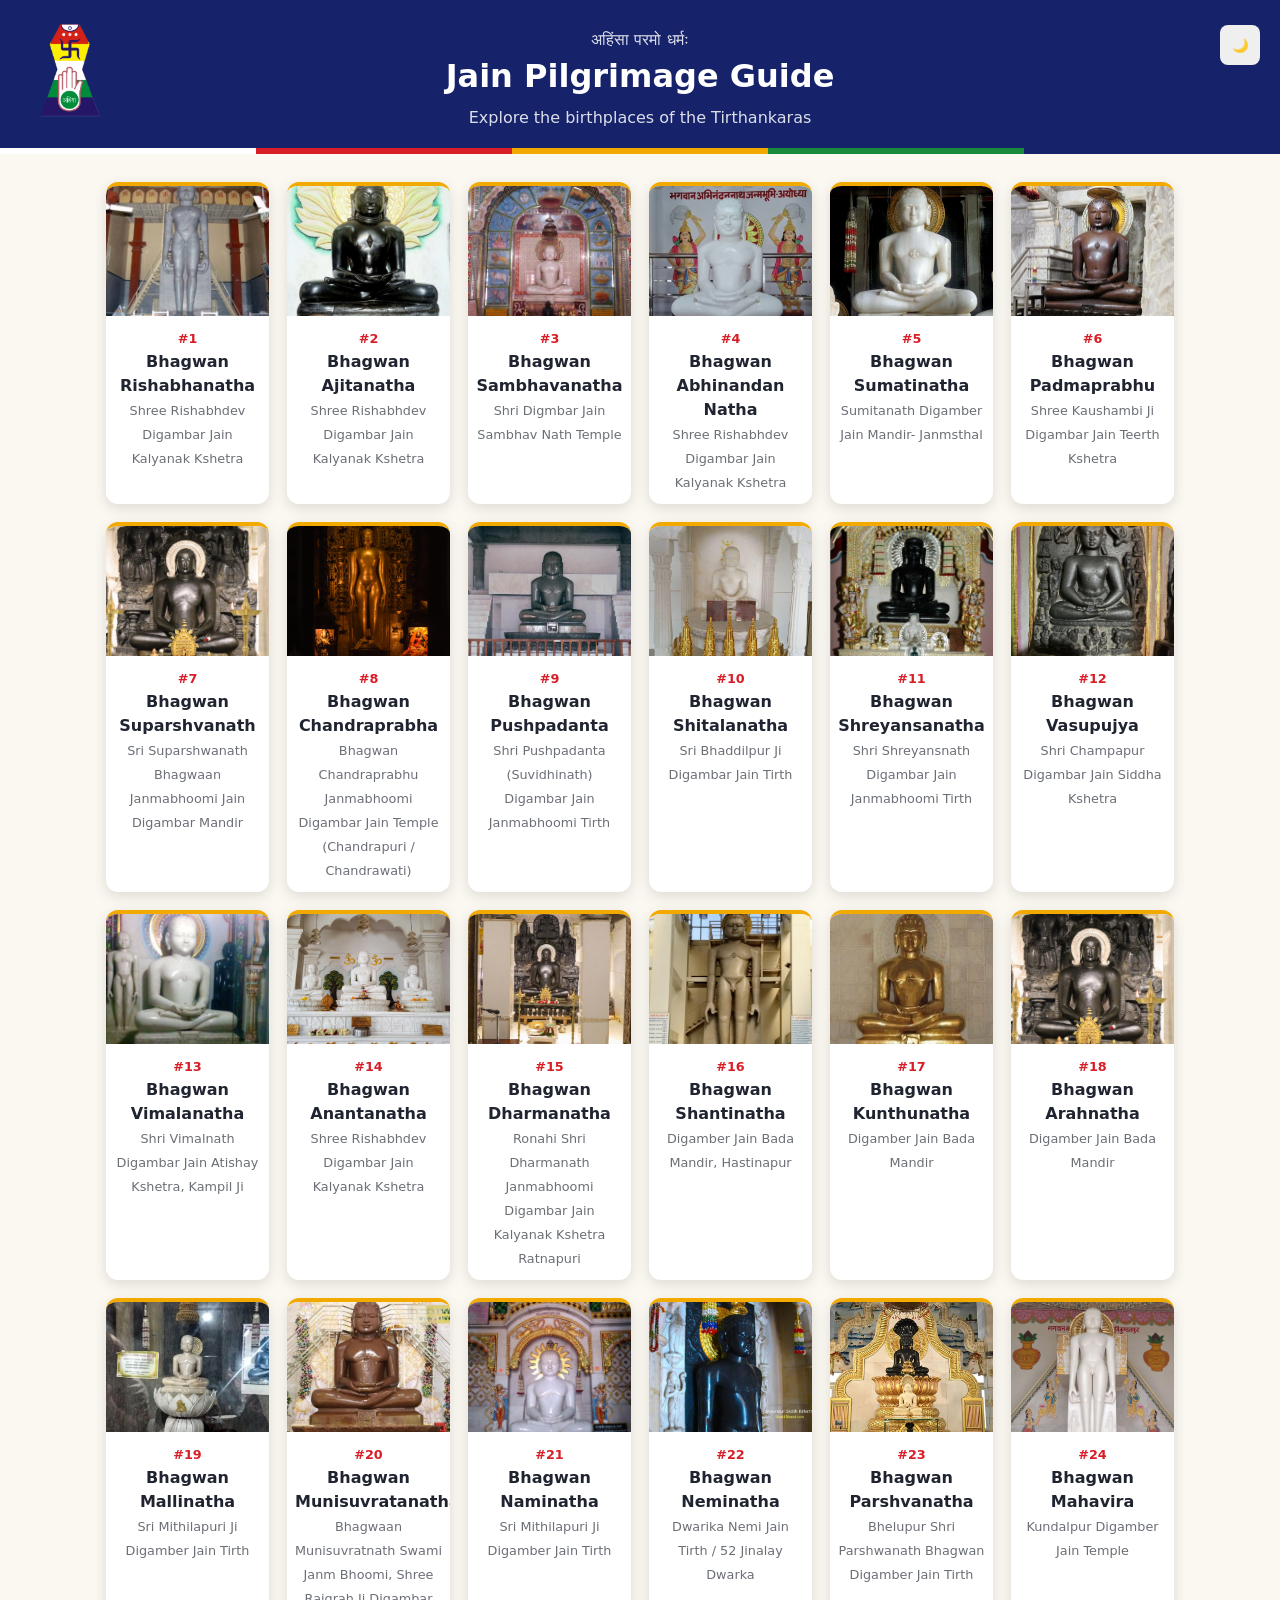
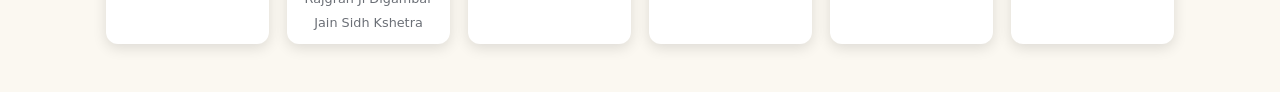
<file: index.html>
<!DOCTYPE html>
<html lang="en">
<head>
  <meta charset="UTF-8" />
  <meta name="viewport" content="width=device-width, initial-scale=1.0" />
  <title>Jain Pilgrimage Guide</title>
  <link rel="stylesheet" href="style.css" />
</head>
<body>
  <header class="site-header">
    <img src="images/jain-symbol.png"
         alt="Jain Symbol"
         class="jain-symbol">
    <button id="theme-toggle">🌙</button>
    <p>अहिंसा परमो धर्मः</p>
    <h1>Jain Pilgrimage Guide</h1>
    <p>Explore the birthplaces of the Tirthankaras</p>
  </header>
  <div class="flag-stripe" aria-hidden="true">
    <span class="s-white"></span><span class="s-red"></span>
    <span class="s-saffron"></span><span class="s-green"></span>
    <span class="s-blue"></span>
  </div>

  <div id="error" class="error-banner" role="alert"></div>

  <main>
    <div id="grid" class="grid" aria-label="List of Tirthankaras"></div>
  </main>

  <!-- Detail modal -->
  <div id="modal" class="modal" role="dialog" aria-modal="true" aria-labelledby="modal-name">
    <div class="modal-box">
      <div class="modal-head">
        <button class="modal-close" id="modal-close" type="button" aria-label="Close">&times;</button>
        <h2 id="modal-name"></h2>
        <div class="alt" id="modal-alt"></div>
      </div>
      <div class="modal-body" id="modal-body"></div>
    </div>
  </div>

  <script src="script.js"></script>
</body>
</html>
</file>
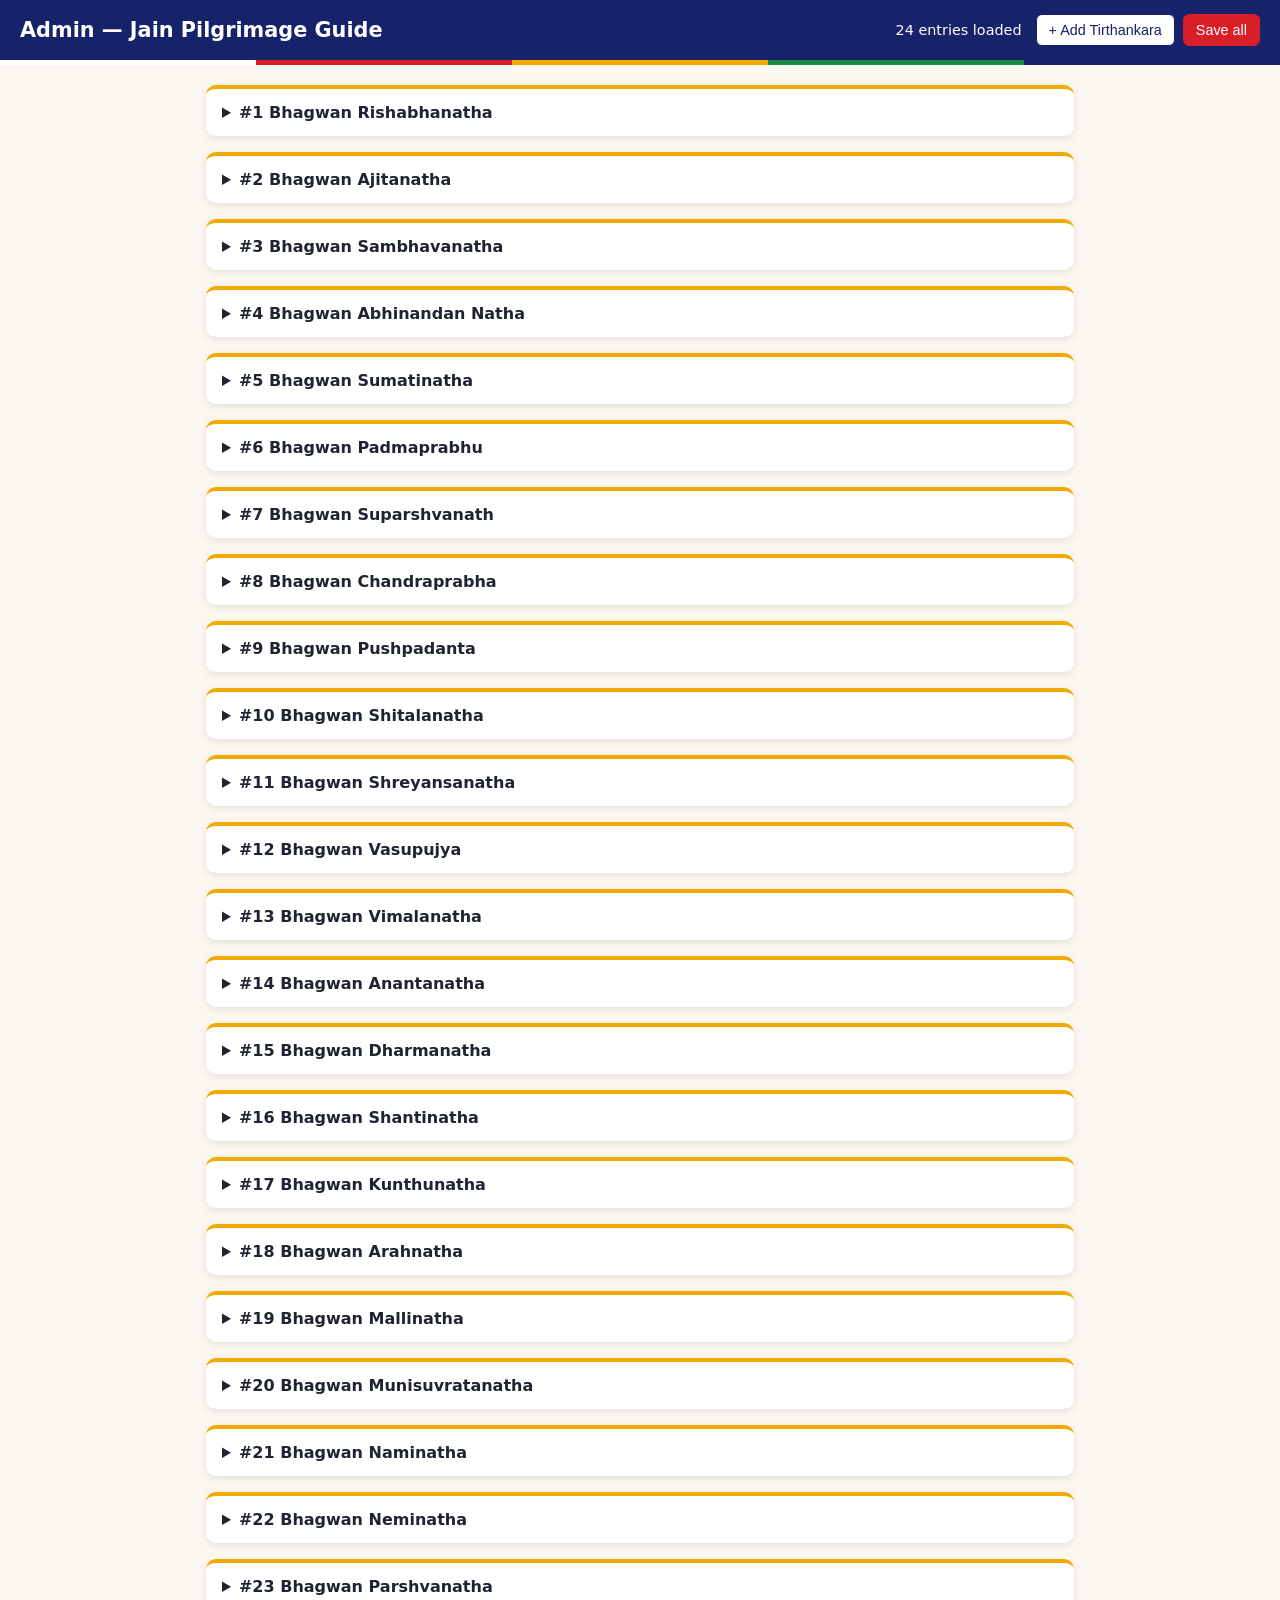
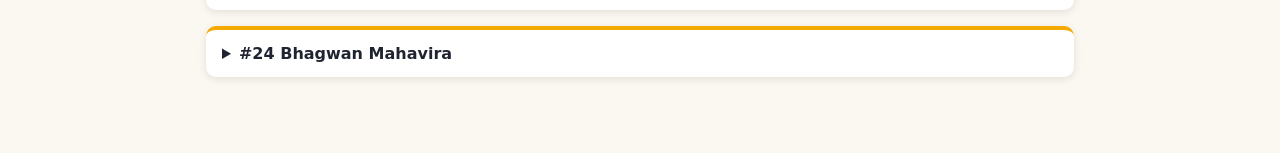
<file: admin/admin.html>
<!DOCTYPE html>
<html lang="en">
<head>
  <meta charset="UTF-8" />
  <meta name="viewport" content="width=device-width, initial-scale=1.0" />
  <title>Admin — Jain Pilgrimage Guide</title>
  <link rel="stylesheet" href="admin.css" />
</head>
<body>
  <header class="admin-header">
    <h1>Admin — Jain Pilgrimage Guide</h1>
    <div class="actions">
      <span id="status" class="status"></span>
      <button id="add-btn" type="button">+ Add Tirthankara</button>
      <button id="save-btn" type="button" class="primary">Save all</button>
    </div>
  </header>
  <div class="flag-stripe" aria-hidden="true">
    <span class="s-white"></span><span class="s-red"></span>
    <span class="s-saffron"></span><span class="s-green"></span>
    <span class="s-blue"></span>
  </div>
  <main>
    <div id="list"></div>
  </main>
  <script src="admin.js"></script>
</body>
</html>
</file>
<file: style.css>
:root {
  --jain-white: #ffffff;
  --jain-blue: #16236b;
  --jain-red: #d81e27;
  --jain-saffron: #f2a900;
  --jain-green: #1a8a3c;
  --bg: #fbf8f1;
  --text: #1f2430;
  --muted: #6b6f76;
  --radius: 12px;
  --shadow: 0 4px 14px rgba(0, 0, 0, 0.12);
  --maxw: 1100px;
}

* { box-sizing: border-box; }

body {
  margin: 0;
  font-family: "Segoe UI", system-ui, -apple-system, sans-serif;
  background: var(--bg);
  color: var(--text);
  line-height: 1.5;
}

/* Header */
.site-header {
  background: var(--jain-blue);
  color: #fff;
  text-align: center;
  padding: 28px 16px 18px;
}
.site-header h1 { margin: 0 0 6px; font-size: 2rem; }
.site-header p { margin: 0; opacity: 0.85; }

/* Dark Mode */
body.dark-mode {
    background-color: #1a1a1a;
    color: #ffffff;
}

body.dark-mode .card {
    background-color: #2c2c2c;
    color: #ffffff;
}

body.dark-mode .modal-box {
    background-color: #2c2c2c;
    color: #ffffff;
}

body.dark-mode .site-header {
    background-color: #222;
}

.site-header {
    position: relative;
    text-align: center;
}

.jain-symbol {
    position: absolute;
    top: 20px;
    left: 20px;

    width: 100px;
    height: auto;
}

#theme-toggle {
    position: absolute;
    top: 25px;
    right: 20px;
    width: 40px;
    height: 40px;
    border: none;
    border-radius: 8px;
    cursor: pointer;
    z-index: 100;
}

/* Decorative Jain flag stripe (white, red, saffron, green, blue) */
.flag-stripe { height: 6px; display: flex; }
.flag-stripe span { flex: 1; }
.flag-stripe .s-white { background: var(--jain-white); }
.flag-stripe .s-red { background: var(--jain-red); }
.flag-stripe .s-saffron { background: var(--jain-saffron); }
.flag-stripe .s-green { background: var(--jain-green); }
.flag-stripe .s-blue { background: var(--jain-blue); }

/* Grid */
main { max-width: var(--maxw); margin: 0 auto; padding: 28px 16px 48px; }
.grid {
  display: grid;
  grid-template-columns: repeat(auto-fill, minmax(150px, 1fr));
  gap: 18px;
}
.card {
  background: #fff;
  border-radius: var(--radius);
  border-top: 4px solid var(--jain-saffron);
  box-shadow: var(--shadow);
  cursor: pointer;
  overflow: hidden;
  text-align: center;
  transition: transform 0.15s ease, box-shadow 0.15s ease;
}
.card:hover, .card:focus-visible {
  transform: translateY(-4px);
  box-shadow: 0 8px 22px rgba(0, 0, 0, 0.18);
  outline: 2px solid var(--jain-saffron);
}
.card .thumb {
  height: 130px;
  display: flex;
  align-items: center;
  justify-content: center;
  background: linear-gradient(135deg, var(--jain-blue), #2b3a8c);
  color: #fff;
}
.card .thumb img { width: 100%; height: 100%; object-fit: cover; }
.card .thumb .placeholder { font-size: 2rem; font-weight: 700; }
.card .label { padding: 10px 8px; }
.card .label .num { color: var(--jain-red); font-weight: 700; font-size: 0.8rem; }
.card .label .name { display: block; font-weight: 600; }
.card .label .alt { color: var(--muted); font-size: 0.8rem; }

/* Modal */
.modal {
  position: fixed;
  inset: 0;
  background: rgba(15, 18, 40, 0.6);
  display: none;
  align-items: flex-start;
  justify-content: center;
  padding: 24px 16px;
  overflow-y: auto;
  z-index: 50;
}
.modal.open { display: flex; }
.modal-box {
  background: #fff;
  border-radius: var(--radius);
  max-width: 640px;
  width: 100%;
  box-shadow: var(--shadow);
  overflow: hidden;
}
.modal-head {
  background: var(--jain-blue);
  color: #fff;
  padding: 18px 20px;
  position: relative;
}
.modal-head h2 { margin: 0; }
.modal-head .alt { opacity: 0.85; font-size: 0.9rem; }
.modal-close {
  position: absolute;
  top: 12px;
  right: 14px;
  background: transparent;
  border: 0;
  color: #fff;
  font-size: 1.6rem;
  cursor: pointer;
  line-height: 1;
}
.modal-body { padding: 20px; }
.modal-body section { margin-bottom: 18px; }
.modal-body h3 {
  margin: 0 0 6px;
  font-size: 1rem;
  color: var(--jain-red);
  border-left: 4px solid var(--jain-saffron);
  padding-left: 8px;
}
.modal-body a { color: var(--jain-blue); }
.modal-body ul { margin: 0; padding-left: 20px; }
.muted { color: var(--muted); font-style: italic; }
.tag {
  display: inline-block;
  background: var(--jain-green);
  color: #fff;
  border-radius: 999px;
  padding: 2px 10px;
  font-size: 0.8rem;
}

/* Error banner */
.error-banner {
  display: none;
  max-width: var(--maxw);
  margin: 16px auto;
  padding: 14px 18px;
  background: #fde8e8;
  color: #8a1c1c;
  border: 1px solid var(--jain-red);
  border-radius: 8px;
}
.error-banner.show { display: block; }

@media (max-width: 480px) {
  .grid { grid-template-columns: repeat(auto-fill, minmax(120px, 1fr)); }
}
</file>
<file: admin/admin.css>
:root {
  --jain-blue: #16236b;
  --jain-red: #d81e27;
  --jain-saffron: #f2a900;
  --jain-green: #1a8a3c;
  --bg: #fbf8f1;
  --text: #1f2430;
}
* { box-sizing: border-box; }
body {
  margin: 0;
  font-family: "Segoe UI", system-ui, -apple-system, sans-serif;
  background: var(--bg);
  color: var(--text);
}
.admin-header {
  background: var(--jain-blue);
  color: #fff;
  padding: 14px 20px;
  display: flex;
  align-items: center;
  justify-content: space-between;
  gap: 12px;
  flex-wrap: wrap;
}
.admin-header h1 { margin: 0; font-size: 1.3rem; }
.actions { display: flex; align-items: center; gap: 8px; flex-wrap: wrap; }
.flag-stripe { height: 5px; display: flex; }
.flag-stripe span { flex: 1; }
.flag-stripe .s-white { background: #fff; }
.flag-stripe .s-red { background: var(--jain-red); }
.flag-stripe .s-saffron { background: var(--jain-saffron); }
.flag-stripe .s-green { background: var(--jain-green); }
.flag-stripe .s-blue { background: var(--jain-blue); }
main { max-width: 900px; margin: 0 auto; padding: 20px 16px 60px; }
button {
  cursor: pointer;
  border: 1px solid var(--jain-blue);
  background: #fff;
  color: var(--jain-blue);
  border-radius: 6px;
  padding: 7px 12px;
  font-size: 0.9rem;
}
button.primary { background: var(--jain-red); border-color: var(--jain-red); color: #fff; }
button.danger { background: #fff; border-color: var(--jain-red); color: var(--jain-red); }
.status { color: #fff; font-size: 0.9rem; margin-right: 6px; }
.entry {
  background: #fff;
  border-radius: 10px;
  box-shadow: 0 2px 8px rgba(0, 0, 0, 0.1);
  border-top: 4px solid var(--jain-saffron);
  margin-bottom: 16px;
  padding: 14px 16px;
}
.entry summary { font-weight: 600; cursor: pointer; }
.entry .row {
  display: grid;
  grid-template-columns: 160px 1fr;
  gap: 8px;
  margin: 8px 0;
  align-items: center;
}
.entry label { font-size: 0.85rem; color: #555; }
.entry input, .entry textarea {
  width: 100%;
  padding: 6px 8px;
  border: 1px solid #ccc;
  border-radius: 5px;
  font: inherit;
}
.entry textarea { min-height: 60px; resize: vertical; }
.sub { border-left: 3px solid var(--jain-saffron); padding-left: 10px; margin: 8px 0; }
.sub h4 { margin: 6px 0; font-size: 0.9rem; color: var(--jain-red); }
.sub .item { display: flex; gap: 6px; margin-bottom: 6px; flex-wrap: wrap; align-items: center; }
.sub .item input { flex: 1; min-width: 120px; }
.entry-actions { margin-top: 10px; display: flex; justify-content: flex-end; }
</file>
